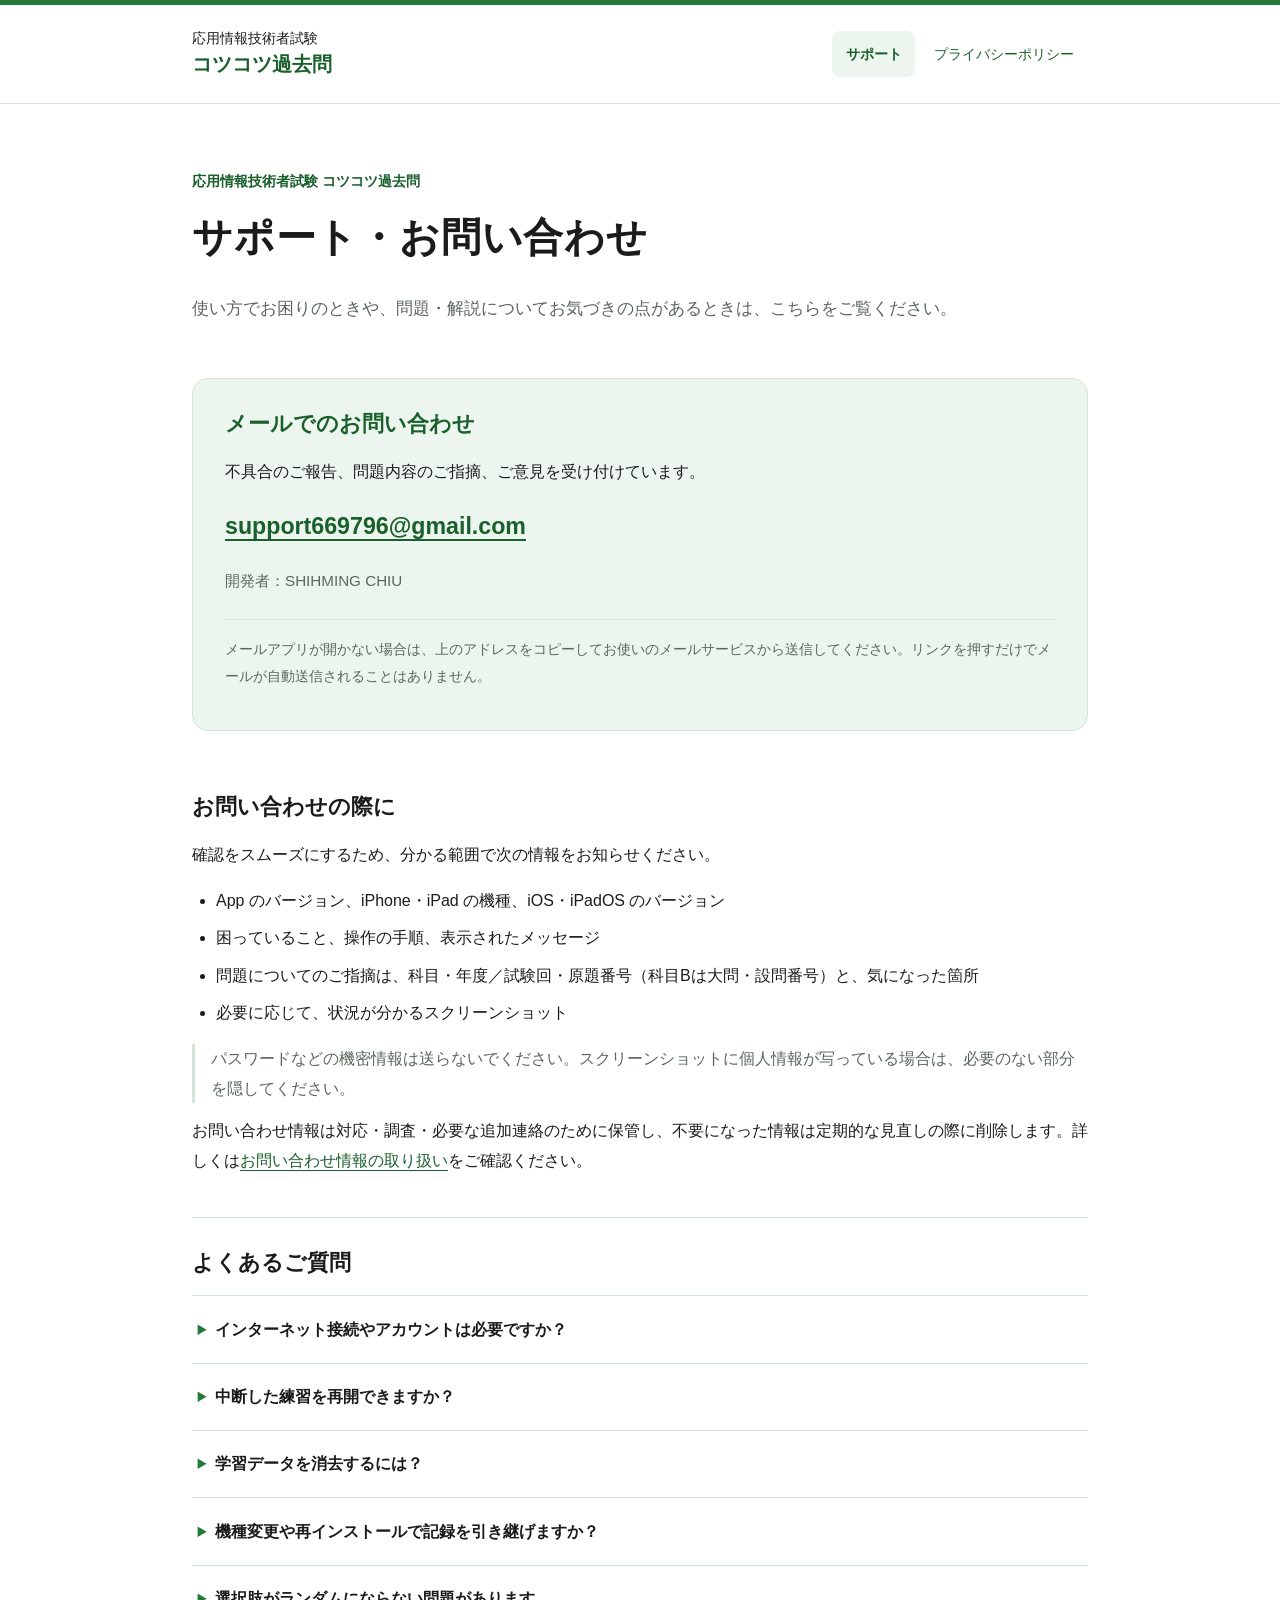
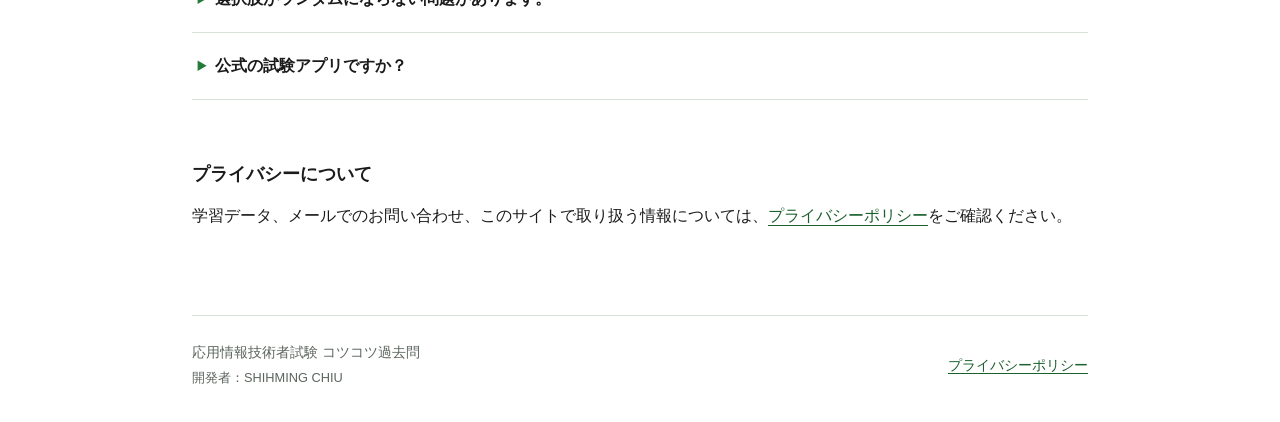
<file: index.html>
<!doctype html>
<html lang="ja">
<head>
  <meta charset="utf-8">
  <meta name="viewport" content="width=device-width, initial-scale=1">
  <meta name="description" content="応用情報技術者試験 コツコツ過去問のサポートページ。使い方、学習データの管理、不具合や問題内容に関するお問い合わせをご案内します。">
  <meta name="theme-color" content="#237A39">
  <title>サポート・お問い合わせ | 応用情報技術者試験 コツコツ過去問</title>
  <link rel="stylesheet" href="styles.css">
  <link rel="canonical" href="https://shimingg.github.io/ap-kotsukotsu-support/">
</head>
<body>
  <a class="skip-link" href="#main">本文へ移動</a>
  <header class="site-header">
    <div class="container header-inner">
      <a class="brand" href="./"><span>応用情報技術者試験</span><strong>コツコツ過去問</strong></a>
      <nav aria-label="メインナビゲーション">
        <a href="./" aria-current="page">サポート</a>
        <a href="privacy.html">プライバシーポリシー</a>
      </nav>
    </div>
  </header>
  <main class="container" id="main">
    <div class="page-heading">
      <p class="eyebrow">応用情報技術者試験 コツコツ過去問</p>
      <h1><span>サポート・</span><span>お問い合わせ</span></h1>
      <p class="lead">使い方でお困りのときや、問題・解説についてお気づきの点があるときは、こちらをご覧ください。</p>
    </div>

    <section class="contact-panel" aria-labelledby="contact-title">
      <div>
        <h2 id="contact-title">メールでのお問い合わせ</h2>
        <p>不具合のご報告、問題内容のご指摘、ご意見を受け付けています。</p>
        <a class="email-address" href="mailto:support669796@gmail.com?subject=%E5%BF%9C%E7%94%A8%E6%83%85%E5%A0%B1%20%E3%82%B3%E3%83%84%E3%82%B3%E3%83%84%E9%81%8E%E5%8E%BB%E5%95%8F%20%E3%81%8A%E5%95%8F%E3%81%84%E5%90%88%E3%82%8F%E3%81%9B">support669796@gmail.com</a>
        <p class="muted">開発者：SHIHMING CHIU</p>
      </div>
      <p class="contact-note">メールアプリが開かない場合は、上のアドレスをコピーしてお使いのメールサービスから送信してください。リンクを押すだけでメールが自動送信されることはありません。</p>
    </section>

    <section class="content-section" aria-labelledby="report-title">
      <h2 id="report-title">お問い合わせの際に</h2>
      <p>確認をスムーズにするため、分かる範囲で次の情報をお知らせください。</p>
      <ul>
        <li>App のバージョン、iPhone・iPad の機種、iOS・iPadOS のバージョン</li>
        <li>困っていること、操作の手順、表示されたメッセージ</li>
        <li>問題についてのご指摘は、科目・年度／試験回・原題番号（科目Bは大問・設問番号）と、気になった箇所</li>
        <li>必要に応じて、状況が分かるスクリーンショット</li>
      </ul>
      <p class="note">パスワードなどの機密情報は送らないでください。スクリーンショットに個人情報が写っている場合は、必要のない部分を隠してください。</p>
      <p>お問い合わせ情報は対応・調査・必要な追加連絡のために保管し、不要になった情報は定期的な見直しの際に削除します。詳しくは<a href="privacy.html#contact-data">お問い合わせ情報の取り扱い</a>をご確認ください。</p>
    </section>

    <section class="content-section" aria-labelledby="faq-title">
      <h2 id="faq-title">よくあるご質問</h2>
      <div class="faq-list">
        <details>
          <summary>インターネット接続やアカウントは必要ですか？</summary>
          <div class="answer"><p>問題への回答、解説の閲覧、復習、学習記録の確認は、インストール後にオフラインで利用できます。アカウント登録は不要です。出典などの外部サイトを開くときやメールを送信するときは、インターネット接続が必要です。</p></div>
        </details>
        <details>
          <summary>中断した練習を再開できますか？</summary>
          <div class="answer"><p>進行中の練習がある場合、ホームの「続きから学習」から再開できます。別の練習を始めるときは、表示される確認内容をご確認ください。</p></div>
        </details>
        <details>
          <summary>学習データを消去するには？</summary>
          <div class="answer"><p>App の設定で「学習データをすべて消去」を選び、確認画面で「すべて消去する」を選択します。両科目の回答履歴、結果、途中の練習、ブックマーク、科目Bの下書きと自己評価が消去され、毎日の目標や問題の選択設定も初期状態に戻ります。内蔵の問題集は削除されません。</p><p>この操作は元に戻せません。また、既存の iCloud・コンピュータのバックアップを削除する操作ではありません。</p></div>
        </details>
        <details>
          <summary>機種変更や再インストールで記録を引き継げますか？</summary>
          <div class="answer"><p>本 App 独自のクラウド同期やデータのエクスポート・復元機能はありません。端末の設定によっては学習データが iCloud やコンピュータのバックアップに含まれる場合がありますが、本 App が引き継ぎを保証するものではありません。</p><p>不具合の解決のために再インストールやデータ消去を検討している場合は、実行する前にお問い合わせください。開発者側に学習データのコピーはなく、削除された記録を開発者が復元することはできません。</p></div>
        </details>
        <details>
          <summary>選択肢がランダムにならない問題があります。</summary>
          <div class="answer"><p>科目Aのうち、図・選択肢の記号との対応によって混乱が生じる問題では、原題の順序を保ちます。ランダム設定を有効にしていても、すべての問題が並び替わるわけではありません。科目Bは記述式です。「正解例を見る」で自分の回答と正解例（IPA）を比べ、設問ごとに自己評価します。</p></div>
        </details>
        <details>
          <summary>公式の試験アプリですか？</summary>
          <div class="answer"><p>本 App は独立した開発者による学習用アプリであり、IPA（独立行政法人情報処理推進機構）が提供・認定する公式アプリではありません。問題の出典や利用条件は App 内の「出典・利用条件」および各問題の出典情報から確認できます。</p></div>
        </details>
      </div>
    </section>
    <section class="closing-note" aria-labelledby="privacy-title">
      <h2 id="privacy-title">プライバシーについて</h2>
      <p>学習データ、メールでのお問い合わせ、このサイトで取り扱う情報については、<a href="privacy.html">プライバシーポリシー</a>をご確認ください。</p>
    </section>
  </main>
  <footer class="site-footer container">
    <p>応用情報技術者試験 コツコツ過去問<br><span>開発者：SHIHMING CHIU</span></p>
    <a href="privacy.html">プライバシーポリシー</a>
  </footer>
</body>
</html>
</file>
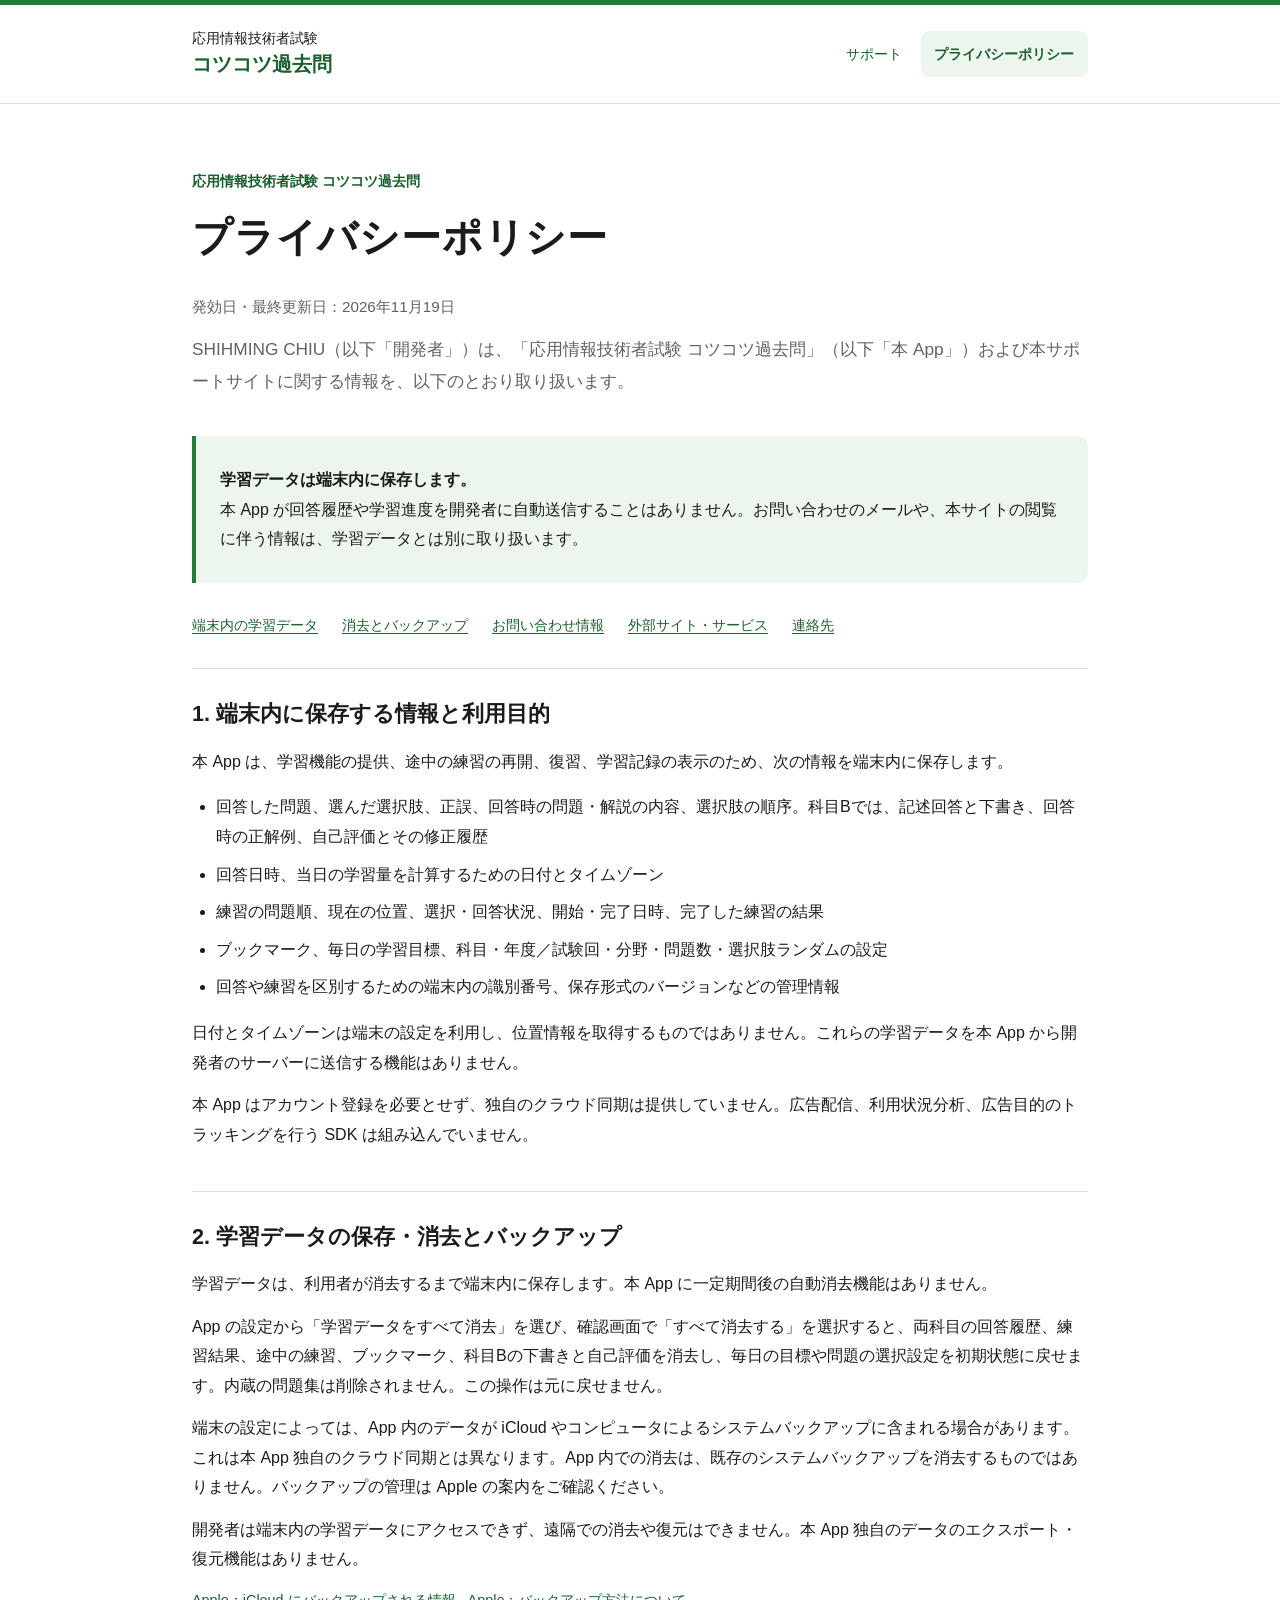
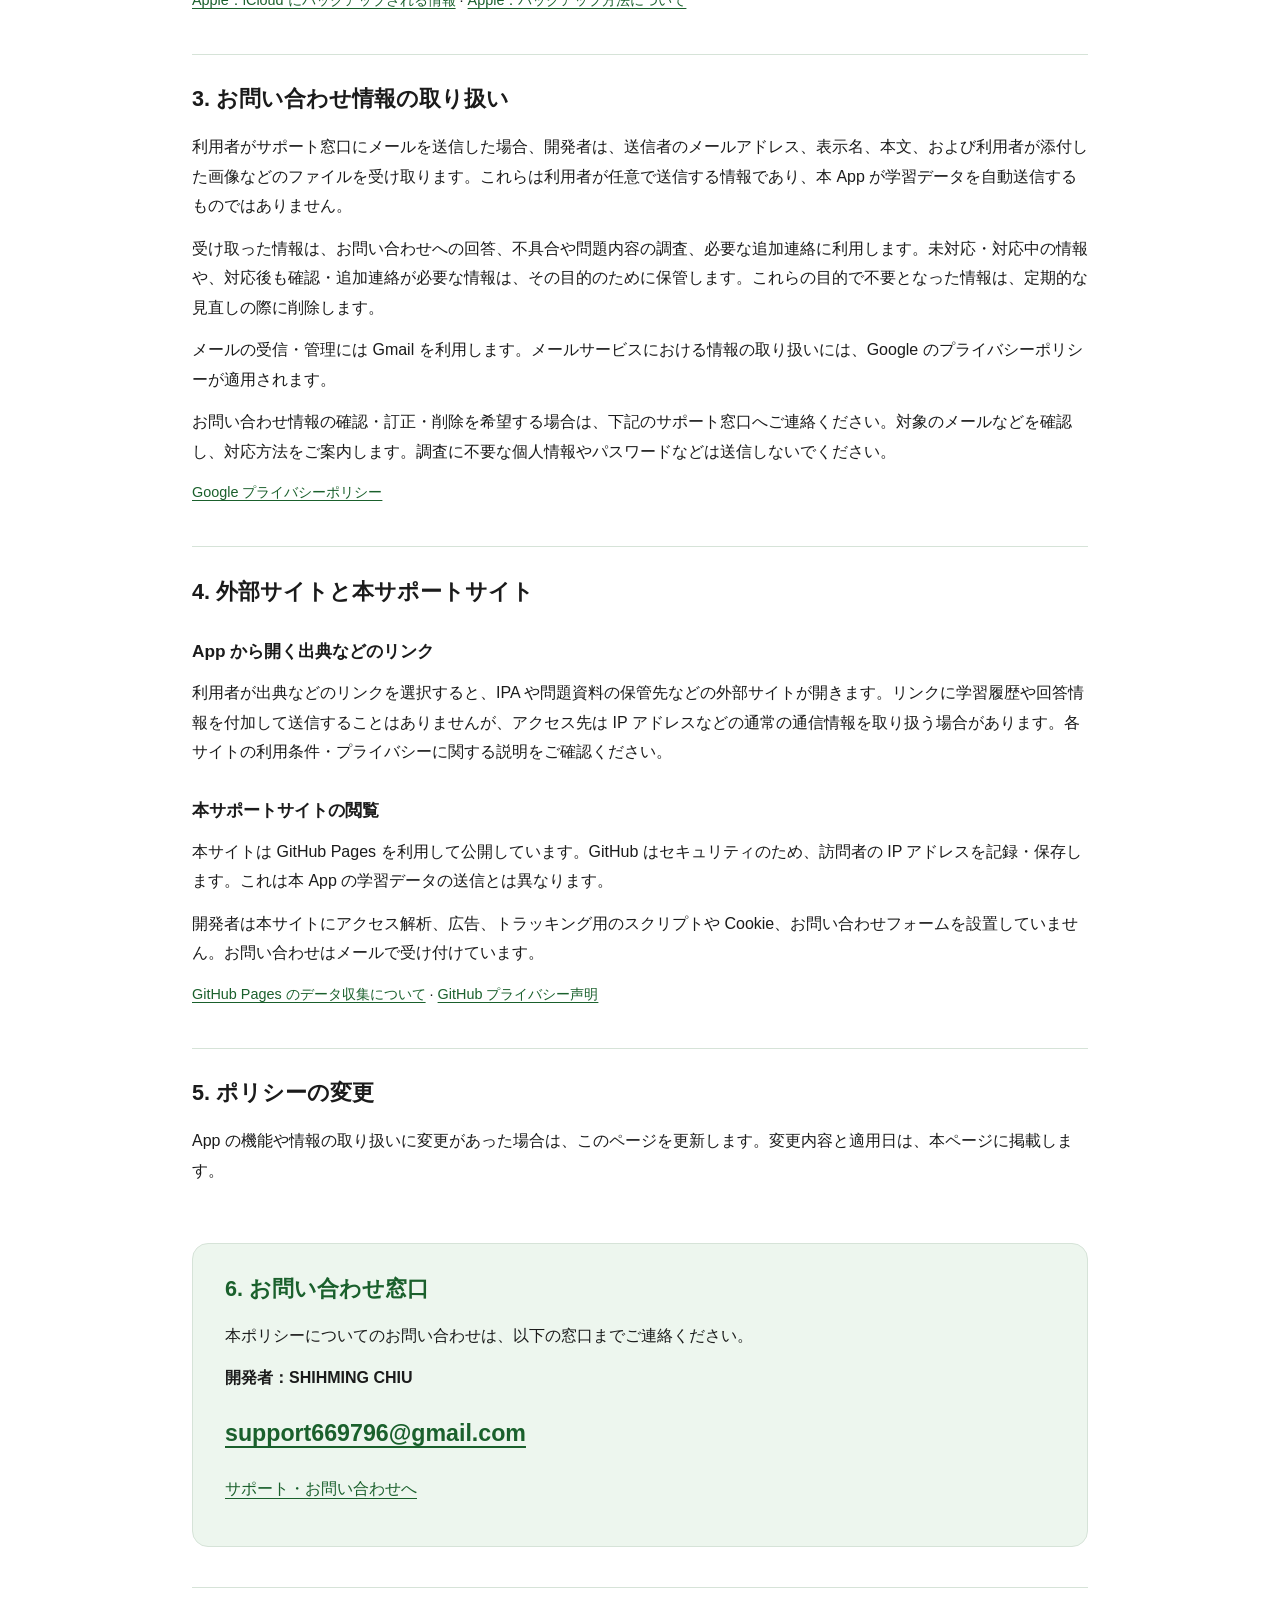
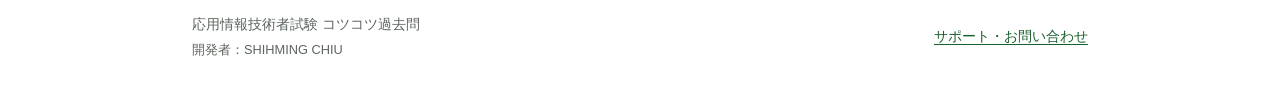
<file: privacy.html>
<!doctype html>
<html lang="ja">
<head>
  <meta charset="utf-8">
  <meta name="viewport" content="width=device-width, initial-scale=1">
  <meta name="description" content="応用情報技術者試験 コツコツ過去問のプライバシーポリシー。端末内の学習データ、バックアップ、サポートメール、外部サービスの取り扱いについて説明します。">
  <meta name="theme-color" content="#237A39">
  <title>プライバシーポリシー | 応用情報技術者試験 コツコツ過去問</title>
  <link rel="stylesheet" href="styles.css">
  <link rel="canonical" href="https://shimingg.github.io/ap-kotsukotsu-support/privacy.html">
</head>
<body>
  <a class="skip-link" href="#main">本文へ移動</a>
  <header class="site-header">
    <div class="container header-inner">
      <a class="brand" href="./"><span>応用情報技術者試験</span><strong>コツコツ過去問</strong></a>
      <nav aria-label="メインナビゲーション">
        <a href="./">サポート</a>
        <a href="privacy.html" aria-current="page">プライバシーポリシー</a>
      </nav>
    </div>
  </header>
  <main class="container policy" id="main">
    <div class="page-heading">
      <p class="eyebrow">応用情報技術者試験 コツコツ過去問</p>
      <h1><span>プライバシー</span><span>ポリシー</span></h1>
      <p class="date">発効日・最終更新日：<time datetime="2026-11-19">2026年11月19日</time></p>
      <p class="lead">SHIHMING CHIU（以下「開発者」）は、「応用情報技術者試験 コツコツ過去問」（以下「本 App」）および本サポートサイトに関する情報を、以下のとおり取り扱います。</p>
    </div>
    <div class="policy-summary">
      <p><strong>学習データは端末内に保存します。</strong><br>本 App が回答履歴や学習進度を開発者に自動送信することはありません。お問い合わせのメールや、本サイトの閲覧に伴う情報は、学習データとは別に取り扱います。</p>
    </div>
    <nav class="contents" aria-label="このページの内容">
      <a href="#learning-data">端末内の学習データ</a>
      <a href="#deletion">消去とバックアップ</a>
      <a href="#contact-data">お問い合わせ情報</a>
      <a href="#external-services">外部サイト・サービス</a>
      <a href="#contact">連絡先</a>
    </nav>

    <section class="content-section" id="learning-data" aria-labelledby="learning-title">
      <h2 id="learning-title">1. 端末内に保存する情報と利用目的</h2>
      <p>本 App は、学習機能の提供、途中の練習の再開、復習、学習記録の表示のため、次の情報を端末内に保存します。</p>
      <ul>
        <li>回答した問題、選んだ選択肢、正誤、回答時の問題・解説の内容、選択肢の順序。科目Bでは、記述回答と下書き、回答時の正解例、自己評価とその修正履歴</li>
        <li>回答日時、当日の学習量を計算するための日付とタイムゾーン</li>
        <li>練習の問題順、現在の位置、選択・回答状況、開始・完了日時、完了した練習の結果</li>
        <li>ブックマーク、毎日の学習目標、科目・年度／試験回・分野・問題数・選択肢ランダムの設定</li>
        <li>回答や練習を区別するための端末内の識別番号、保存形式のバージョンなどの管理情報</li>
      </ul>
      <p>日付とタイムゾーンは端末の設定を利用し、位置情報を取得するものではありません。これらの学習データを本 App から開発者のサーバーに送信する機能はありません。</p>
      <p>本 App はアカウント登録を必要とせず、独自のクラウド同期は提供していません。広告配信、利用状況分析、広告目的のトラッキングを行う SDK は組み込んでいません。</p>
    </section>

    <section class="content-section" id="deletion" aria-labelledby="deletion-title">
      <h2 id="deletion-title">2. 学習データの保存・消去とバックアップ</h2>
      <p>学習データは、利用者が消去するまで端末内に保存します。本 App に一定期間後の自動消去機能はありません。</p>
      <p>App の設定から「学習データをすべて消去」を選び、確認画面で「すべて消去する」を選択すると、両科目の回答履歴、練習結果、途中の練習、ブックマーク、科目Bの下書きと自己評価を消去し、毎日の目標や問題の選択設定を初期状態に戻せます。内蔵の問題集は削除されません。この操作は元に戻せません。</p>
      <p>端末の設定によっては、App 内のデータが iCloud やコンピュータによるシステムバックアップに含まれる場合があります。これは本 App 独自のクラウド同期とは異なります。App 内での消去は、既存のシステムバックアップを消去するものではありません。バックアップの管理は Apple の案内をご確認ください。</p>
      <p>開発者は端末内の学習データにアクセスできず、遠隔での消去や復元はできません。本 App 独自のデータのエクスポート・復元機能はありません。</p>
      <p class="reference"><a href="https://support.apple.com/ja-jp/108770">Apple：iCloud にバックアップされる情報</a> · <a href="https://support.apple.com/ja-jp/108771">Apple：バックアップ方法について</a></p>
    </section>

    <section class="content-section" id="contact-data" aria-labelledby="contact-data-title">
      <h2 id="contact-data-title">3. お問い合わせ情報の取り扱い</h2>
      <p>利用者がサポート窓口にメールを送信した場合、開発者は、送信者のメールアドレス、表示名、本文、および利用者が添付した画像などのファイルを受け取ります。これらは利用者が任意で送信する情報であり、本 App が学習データを自動送信するものではありません。</p>
      <p>受け取った情報は、お問い合わせへの回答、不具合や問題内容の調査、必要な追加連絡に利用します。未対応・対応中の情報や、対応後も確認・追加連絡が必要な情報は、その目的のために保管します。これらの目的で不要となった情報は、定期的な見直しの際に削除します。</p>
      <p>メールの受信・管理には Gmail を利用します。メールサービスにおける情報の取り扱いには、Google のプライバシーポリシーが適用されます。</p>
      <p>お問い合わせ情報の確認・訂正・削除を希望する場合は、下記のサポート窓口へご連絡ください。対象のメールなどを確認し、対応方法をご案内します。調査に不要な個人情報やパスワードなどは送信しないでください。</p>
      <p class="reference"><a href="https://policies.google.com/privacy?hl=ja">Google プライバシーポリシー</a></p>
    </section>

    <section class="content-section" id="external-services" aria-labelledby="external-title">
      <h2 id="external-title">4. 外部サイトと本サポートサイト</h2>
      <h3>App から開く出典などのリンク</h3>
      <p>利用者が出典などのリンクを選択すると、IPA や問題資料の保管先などの外部サイトが開きます。リンクに学習履歴や回答情報を付加して送信することはありませんが、アクセス先は IP アドレスなどの通常の通信情報を取り扱う場合があります。各サイトの利用条件・プライバシーに関する説明をご確認ください。</p>
      <h3>本サポートサイトの閲覧</h3>
      <p>本サイトは GitHub Pages を利用して公開しています。GitHub はセキュリティのため、訪問者の IP アドレスを記録・保存します。これは本 App の学習データの送信とは異なります。</p>
      <p>開発者は本サイトにアクセス解析、広告、トラッキング用のスクリプトや Cookie、お問い合わせフォームを設置していません。お問い合わせはメールで受け付けています。</p>
      <p class="reference"><a href="https://docs.github.com/ja/pages/getting-started-with-github-pages/what-is-github-pages#data-collection">GitHub Pages のデータ収集について</a> · <a href="https://docs.github.com/ja/site-policy/privacy-policies/github-general-privacy-statement">GitHub プライバシー声明</a></p>
    </section>

    <section class="content-section" aria-labelledby="changes-title">
      <h2 id="changes-title">5. ポリシーの変更</h2>
      <p>App の機能や情報の取り扱いに変更があった場合は、このページを更新します。変更内容と適用日は、本ページに掲載します。</p>
    </section>

    <section class="contact-panel" id="contact" aria-labelledby="contact-title">
      <div>
        <h2 id="contact-title">6. お問い合わせ窓口</h2>
        <p>本ポリシーについてのお問い合わせは、以下の窓口までご連絡ください。</p>
        <p><strong>開発者：SHIHMING CHIU</strong></p>
        <a class="email-address" href="mailto:support669796@gmail.com?subject=%E5%BF%9C%E7%94%A8%E6%83%85%E5%A0%B1%20%E3%82%B3%E3%83%84%E3%82%B3%E3%83%84%E9%81%8E%E5%8E%BB%E5%95%8F%20%E3%83%97%E3%83%A9%E3%82%A4%E3%83%90%E3%82%B7%E3%83%BC">support669796@gmail.com</a>
        <p><a href="./">サポート・お問い合わせへ</a></p>
      </div>
    </section>
  </main>
  <footer class="site-footer container">
    <p>応用情報技術者試験 コツコツ過去問<br><span>開発者：SHIHMING CHIU</span></p>
    <a href="./">サポート・お問い合わせ</a>
  </footer>
</body>
</html>
</file>
<file: styles.css>
:root {
  color-scheme: light;
  --ink: #1b1b1b;
  --muted: #5c655e;
  --green: #237a39;
  --green-dark: #1a602c;
  --pale: #edf6ee;
  --border: #d6e3d8;
  --paper: #ffffff;
  font-family: -apple-system, BlinkMacSystemFont, "Hiragino Kaku Gothic ProN", "Yu Gothic", Meiryo, sans-serif;
  font-size: 100%;
  line-height: 1.85;
  color: var(--ink);
  background: var(--paper);
}
* { box-sizing: border-box; }
body { margin: 0; }
a { color: var(--green-dark); text-underline-offset: .22em; text-decoration-thickness: .08em; overflow-wrap: anywhere; }
a:hover { color: var(--green); }
a:focus-visible, summary:focus-visible { outline: 3px solid var(--green); outline-offset: 5px; border-radius: 3px; }
p { margin: .8em 0; }
ul { padding-left: 1.5em; }
li + li { margin-top: .5em; }
h1, h2, h3 { line-height: 1.5; overflow-wrap: anywhere; }
h1 { font-size: clamp(1.75rem, 4.5vw, 2.5rem); letter-spacing: .02em; margin: .3em 0 .65em; }
h1 span { display: inline-block; }
h2 { font-size: 1.35rem; margin: 0 0 .75em; }
h3 { font-size: 1.08rem; margin: 1.8em 0 .5em; }
section, [id] { scroll-margin-top: 1.5rem; }
.container { width: min(100% - 3rem, 56rem); margin-inline: auto; }
.site-header { border-top: 5px solid var(--green); border-bottom: 1px solid var(--border); }
.header-inner { display: flex; align-items: center; justify-content: space-between; gap: 1.5rem; padding-block: 1.5rem; }
.brand { text-decoration: none; color: var(--ink); display: grid; line-height: 1.5; flex-shrink: 0; }
.brand span { font-size: .85rem; }
.brand strong { font-size: 1.25rem; color: var(--green-dark); }
.site-header nav { display: flex; flex-wrap: wrap; gap: .35rem; }
.site-header nav a { padding: .6rem .85rem; border-radius: .5rem; text-decoration: none; font-size: .9rem; }
.site-header nav a[aria-current="page"] { background: var(--pale); font-weight: 700; }
.page-heading { padding-block: 3.25rem 1.5rem; }
.eyebrow { color: var(--green-dark); font-size: .9rem; font-weight: 600; }
.lead { font-size: 1.08rem; color: var(--muted); }
.date, .muted { color: var(--muted); font-size: .95rem; }
.contact-panel { padding: 1.8rem 2rem; background: var(--pale); border: 1px solid var(--border); border-radius: 1rem; margin: 1rem 0 2rem; }
.contact-panel h2 { color: var(--green-dark); }
.email-address { display: inline-block; font-size: clamp(1rem, 3.5vw, 1.45rem); font-weight: 700; padding-block: .4rem; max-width: 100%; }
.contact-note { margin-top: 1.5rem; border-top: 1px solid var(--border); padding-top: 1rem; font-size: .9rem; color: var(--muted); }
.content-section { padding-block: 1.8rem; }
.content-section + .content-section { border-top: 1px solid var(--border); }
.note { padding-left: 1rem; border-left: 3px solid var(--border); color: var(--muted); }
.faq-list { border-top: 1px solid var(--border); }
details { border-bottom: 1px solid var(--border); }
summary { cursor: pointer; padding: 1.15rem .35rem; font-weight: 600; }
summary::marker { color: var(--green); }
details[open] summary { color: var(--green-dark); }
.answer { padding: 0 .4rem 1rem 1.4rem; }
.closing-note { padding-block: 2rem; }
.closing-note h2 { font-size: 1.1rem; }
.policy-summary { background: var(--pale); border-left: 4px solid var(--green); padding: 1rem 1.5rem; border-radius: 0 .65rem .65rem 0; }
.contents { display: flex; flex-wrap: wrap; gap: .6rem 1.5rem; padding-block: 1.5rem; font-size: .9rem; border-bottom: 1px solid var(--border); }
.contents a { padding-block: .35rem; }
.reference { font-size: .9rem; }
.site-footer { display: flex; flex-wrap: wrap; gap: 1rem 2rem; align-items: center; justify-content: space-between; padding-block: 1.5rem 2rem; border-top: 1px solid var(--border); font-size: .85rem; color: var(--muted); margin-top: 2.5rem; }
.site-footer p { margin: 0; }
.site-footer span { font-size: .8rem; }
.site-footer a { padding-block: .75rem; }
.skip-link { position: absolute; left: 1rem; top: -10rem; padding: .6rem 1rem; background: var(--paper); z-index: 2; }
.skip-link:focus { top: .5rem; }
@media (max-width: 44rem) {
  .header-inner { display: block; padding-block: 1.1rem; }
  .site-header nav { margin-top: 1rem; }
  .site-header nav a { padding-inline: .6rem; }
  .page-heading { padding-top: 2rem; }
}
@media (max-width: 26rem) {
  .container { width: calc(100% - 2rem); }
  .contact-panel { padding: 1.25rem; }
  .policy-summary { padding: .85rem 1.1rem; }
  .site-header nav { gap: .3rem; }
}
@media print {
  .site-header nav, .contents, .skip-link { display: none; }
  .container { width: 100%; }
  .page-heading { padding-block: 1rem; }
  .contact-panel, .policy-summary { break-inside: avoid; }
  body { font-size: 10pt; }
}
</file>
